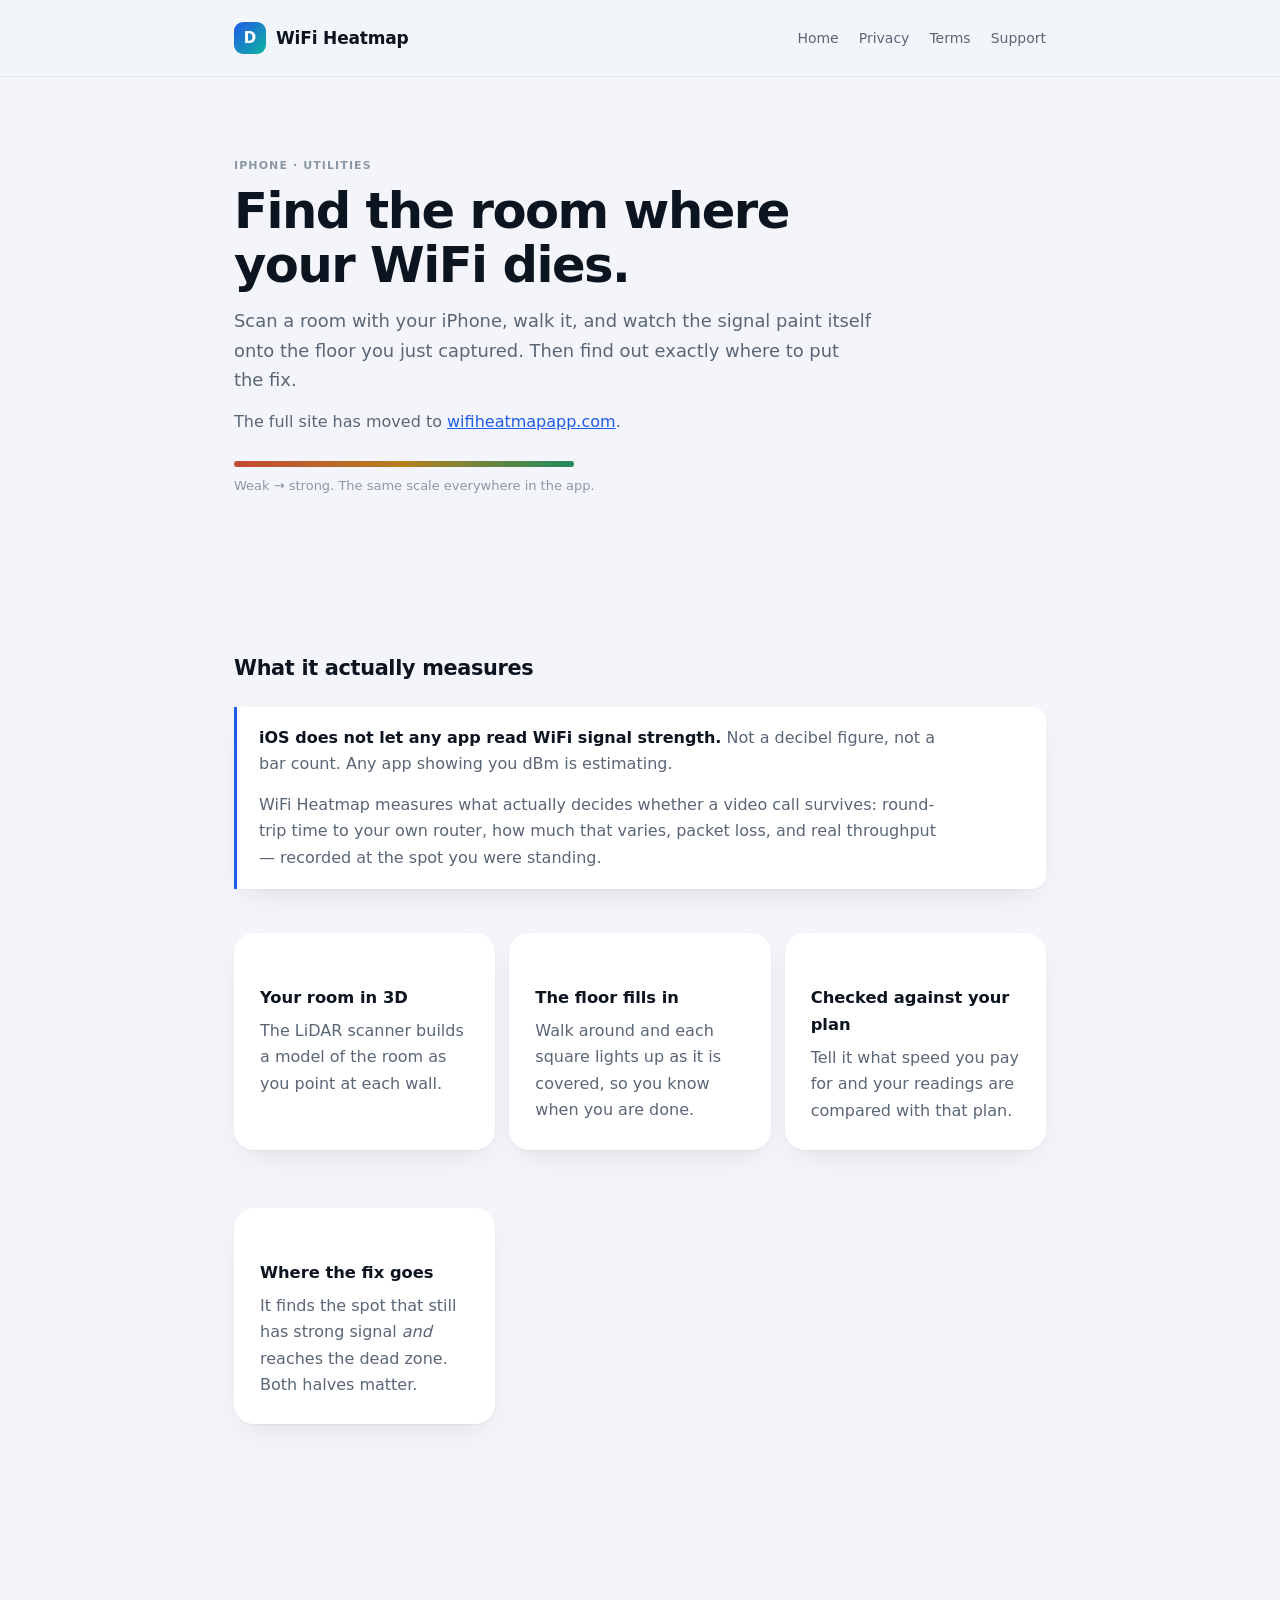
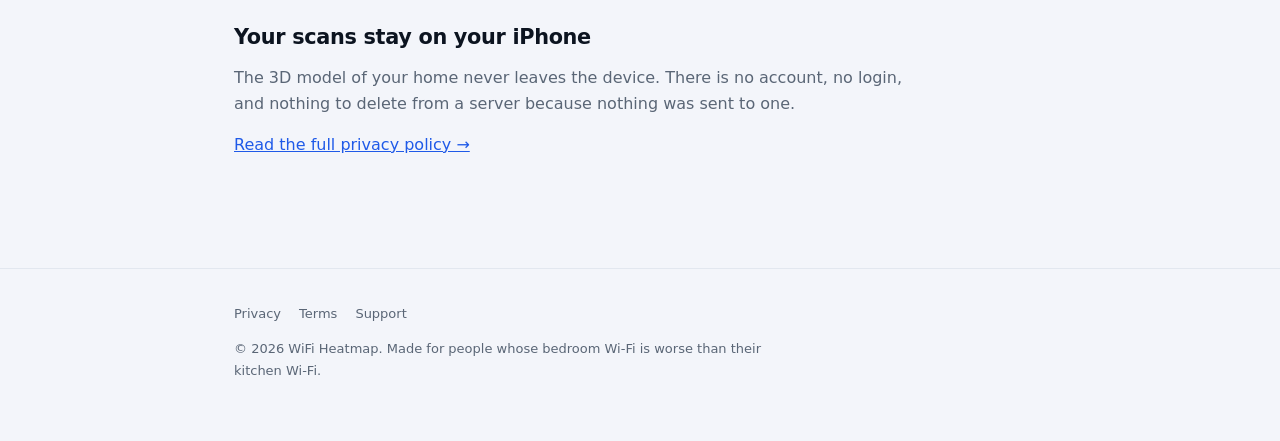
<file: index.html>
<!doctype html><html lang="en"><head><meta charset="utf-8">
<meta name="viewport" content="width=device-width, initial-scale=1">
<link rel="canonical" href="https://wifiheatmapapp.com/">
<link rel="stylesheet" href="style.css"><title>WiFi Heatmap — WiFi Heatmap &amp; Dead Zone Finder</title>
<meta name="description" content="Scan a room in 3D, walk it, and watch your WiFi paint itself onto the floor. Find the dead zone and what to do about it.">
</head><body>
<header class="site"><div class="wrap bar">
  <a class="brand" href="index.html"><span class="mark">D</span><strong>WiFi Heatmap</strong></a>
  <nav class="site"><a href="index.html">Home</a><a href="privacy.html">Privacy</a><a href="terms.html">Terms</a><a href="support.html">Support</a></nav>
</div></header>

<section class="hero"><div class="wrap">
  <p class="eyebrow">iPhone · Utilities</p>
  <h1>Find the room where your WiFi dies.</h1>
  <p class="lede">Scan a room with your iPhone, walk it, and watch the signal paint itself onto the floor you just captured. Then find out exactly where to put the fix.</p>
  <p style="margin-top:14px">The full site has moved to <a href="https://wifiheatmapapp.com/">wifiheatmapapp.com</a>.</p>
  <div class="ramp" style="max-width:340px;margin-top:26px"></div>
  <p style="font-size:13px;color:var(--ink-3);margin-top:8px">Weak → strong. The same scale everywhere in the app.</p>
</div></section>

<section><div class="wrap">
  <h2>What it actually measures</h2>
  <div class="callout">
    <p><strong>iOS does not let any app read WiFi signal strength.</strong> Not a decibel figure, not a bar count. Any app showing you dBm is estimating.</p>
    <p>WiFi Heatmap measures what actually decides whether a video call survives: round-trip time to your own router, how much that varies, packet loss, and real throughput — recorded at the spot you were standing.</p>
  </div>

  <div class="grid">
    <div class="card">
      <h3>Your room in 3D</h3>
      <p>The LiDAR scanner builds a model of the room as you point at each wall.</p>
    </div>
    <div class="card">
      <h3>The floor fills in</h3>
      <p>Walk around and each square lights up as it is covered, so you know when you are done.</p>
    </div>
    <div class="card">
      <h3>Checked against your plan</h3>
      <p>Tell it what speed you pay for and your readings are compared with that plan.</p>
    </div>
    <div class="card">
      <h3>Where the fix goes</h3>
      <p>It finds the spot that still has strong signal <em>and</em> reaches the dead zone. Both halves matter.</p>
    </div>
  </div>
</div></section>

<section><div class="wrap">
  <h2>Your scans stay on your iPhone</h2>
  <p>The 3D model of your home never leaves the device. There is no account, no login, and nothing to delete from a server because nothing was sent to one.</p>
  <p><a href="privacy.html">Read the full privacy policy →</a></p>
</div></section>

<footer class="site"><div class="wrap">
  <p style="margin-bottom:14px"><a href="privacy.html">Privacy</a><a href="terms.html">Terms</a><a href="support.html">Support</a></p>
  <p style="margin:0">© 2026 WiFi Heatmap. Made for people whose bedroom Wi-Fi is worse than their kitchen Wi-Fi.</p>
</div></footer>
</body></html>
</file>
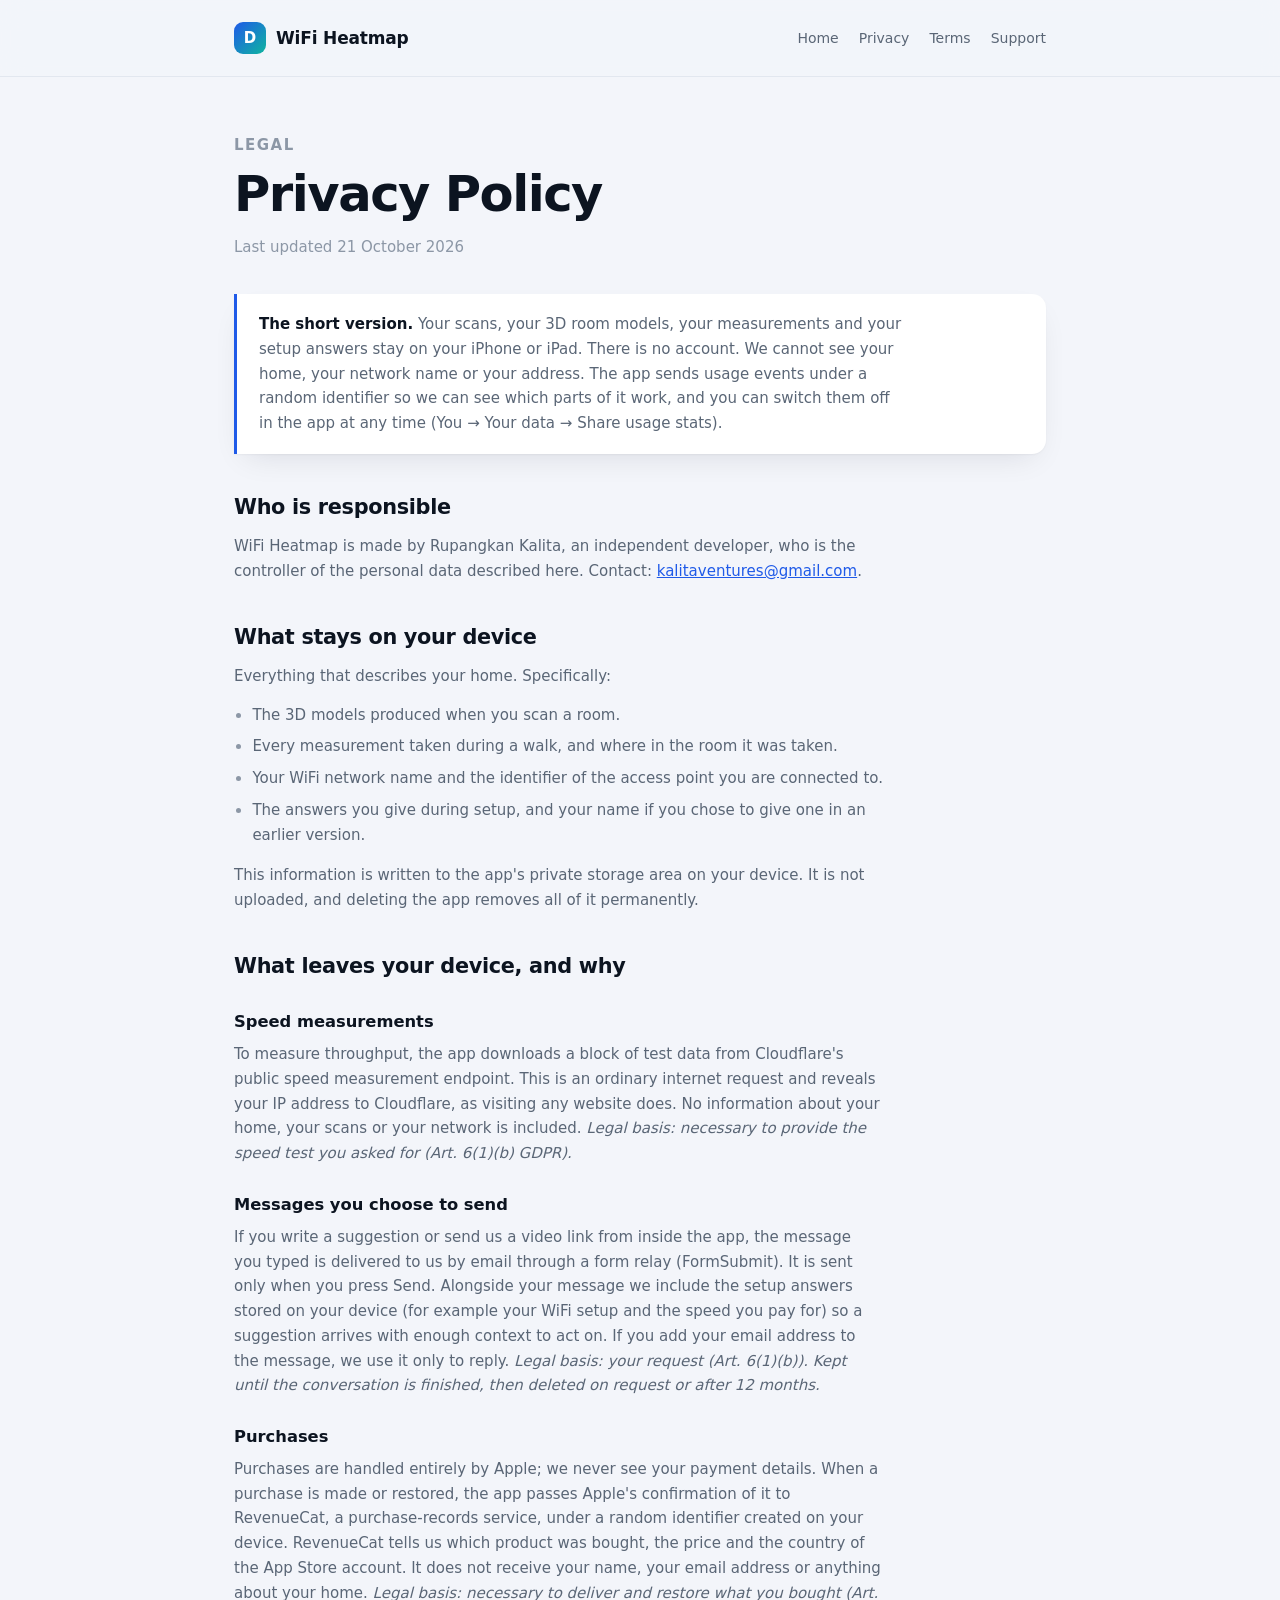
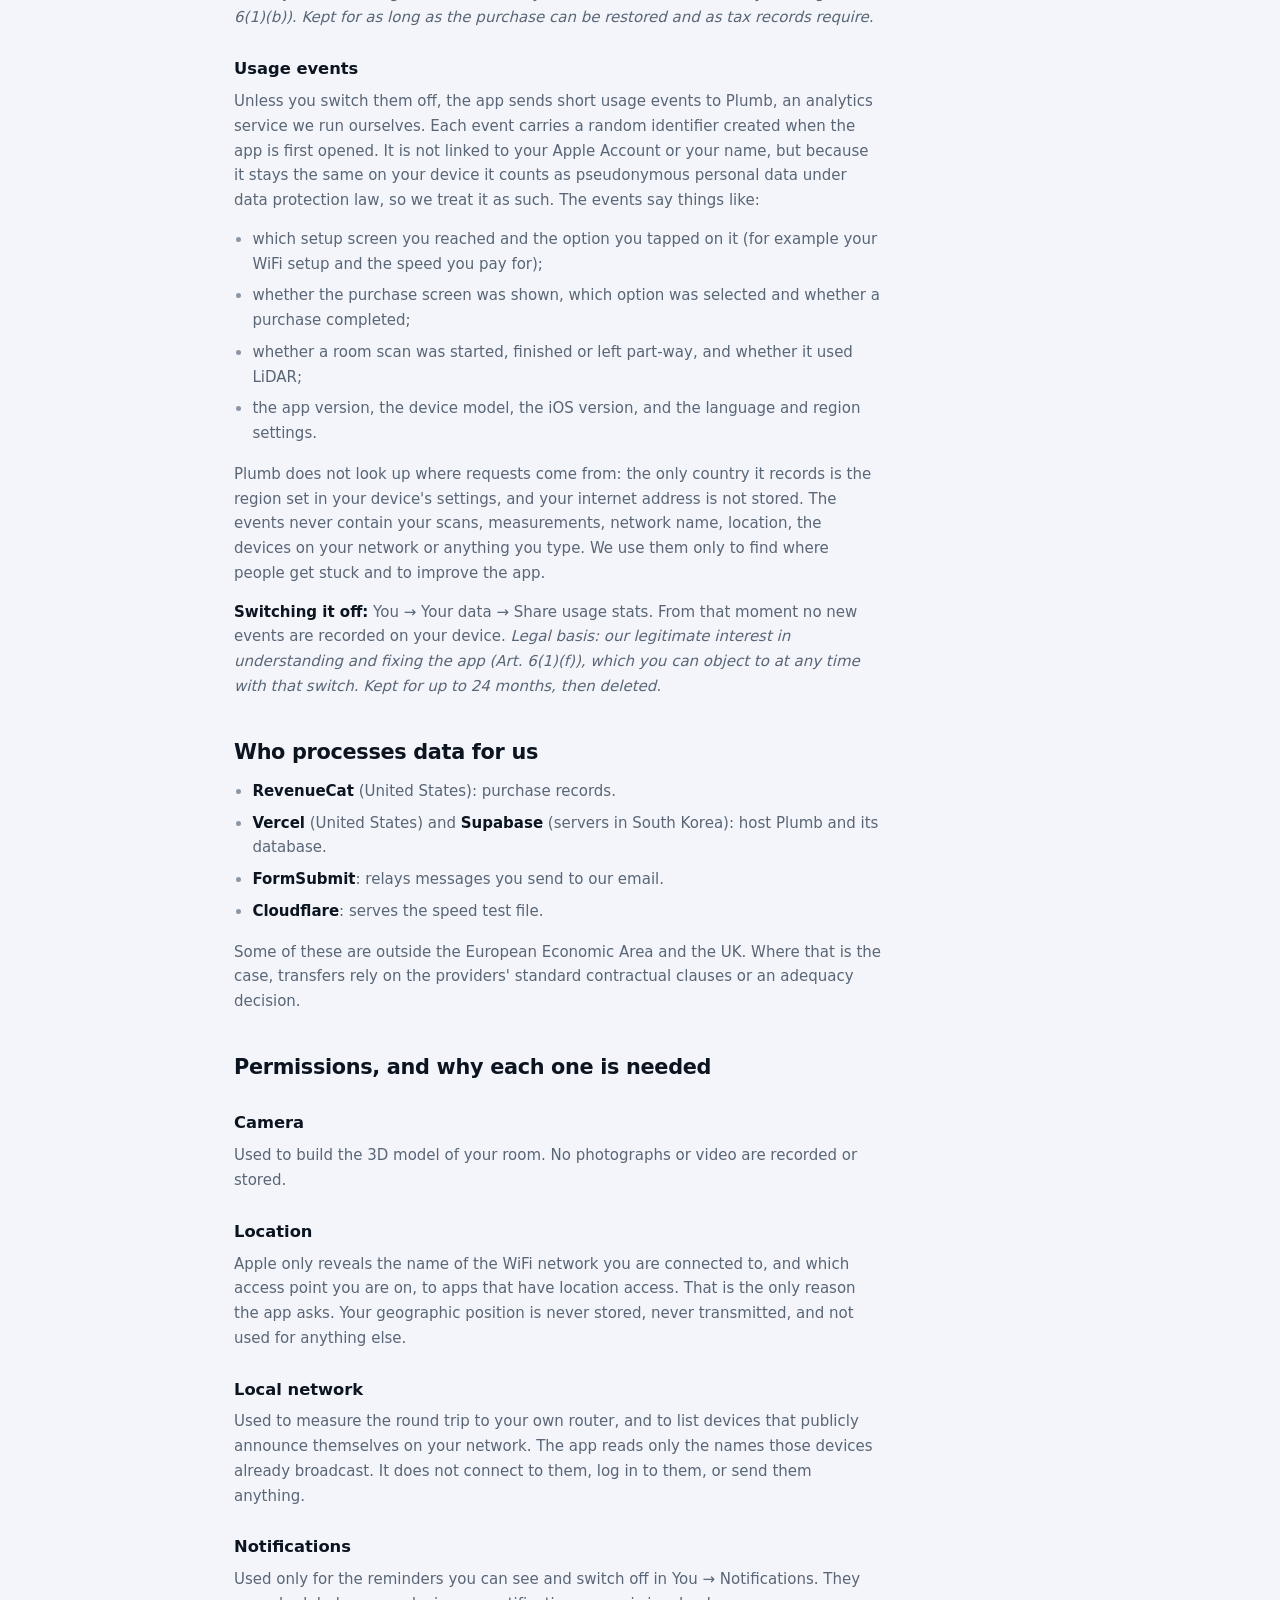
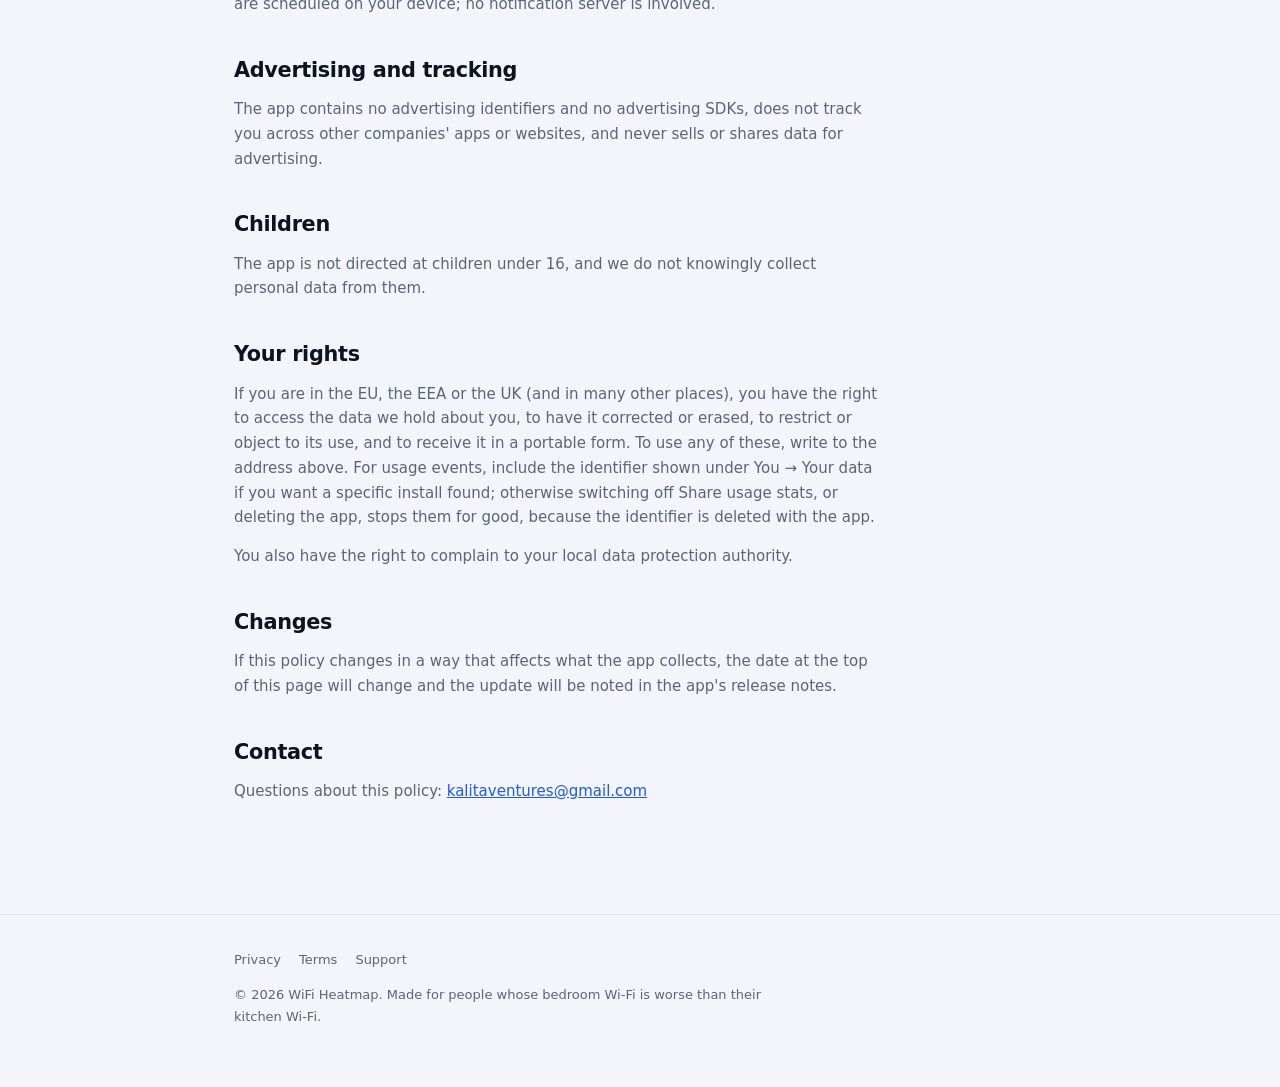
<file: privacy.html>
<!doctype html><html lang="en"><head><meta charset="utf-8">
<meta name="viewport" content="width=device-width, initial-scale=1">
<link rel="stylesheet" href="style.css"><title>Privacy Policy — WiFi Heatmap</title>
<meta name="description" content="How WiFi Heatmap handles your data. Short version: your scans never leave your iPhone; the app sends usage events you can switch off.">
</head><body>
<header class="site"><div class="wrap bar">
  <a class="brand" href="index.html"><span class="mark">D</span><strong>WiFi Heatmap</strong></a>
  <nav class="site"><a href="index.html">Home</a><a href="privacy.html">Privacy</a><a href="terms.html">Terms</a><a href="support.html">Support</a></nav>
</div></header>

<section class="policy"><div class="wrap">
  <p class="eyebrow">Legal</p>
  <h1>Privacy Policy</h1>
  <p class="updated">Last updated 21 October 2026</p>

  <div class="callout">
    <p><strong>The short version.</strong> Your scans, your 3D room models, your measurements and your setup answers stay on your iPhone or iPad. There is no account. We cannot see your home, your network name or your address. The app sends usage events under a random identifier so we can see which parts of it work, and you can switch them off in the app at any time (You &rarr; Your data &rarr; Share usage stats).</p>
  </div>

  <h2>Who is responsible</h2>
  <p>WiFi Heatmap is made by Rupangkan Kalita, an independent developer, who is the controller of the personal data described here. Contact: <a href="mailto:kalitaventures@gmail.com">kalitaventures@gmail.com</a>.</p>

  <h2>What stays on your device</h2>
  <p>Everything that describes your home. Specifically:</p>
  <ul>
    <li>The 3D models produced when you scan a room.</li>
    <li>Every measurement taken during a walk, and where in the room it was taken.</li>
    <li>Your WiFi network name and the identifier of the access point you are connected to.</li>
    <li>The answers you give during setup, and your name if you chose to give one in an earlier version.</li>
  </ul>
  <p>This information is written to the app's private storage area on your device. It is not uploaded, and deleting the app removes all of it permanently.</p>

  <h2>What leaves your device, and why</h2>

  <h3>Speed measurements</h3>
  <p>To measure throughput, the app downloads a block of test data from Cloudflare's public speed measurement endpoint. This is an ordinary internet request and reveals your IP address to Cloudflare, as visiting any website does. No information about your home, your scans or your network is included. <em>Legal basis: necessary to provide the speed test you asked for (Art. 6(1)(b) GDPR).</em></p>

  <h3>Messages you choose to send</h3>
  <p>If you write a suggestion or send us a video link from inside the app, the message you typed is delivered to us by email through a form relay (FormSubmit). It is sent only when you press Send. Alongside your message we include the setup answers stored on your device (for example your WiFi setup and the speed you pay for) so a suggestion arrives with enough context to act on. If you add your email address to the message, we use it only to reply. <em>Legal basis: your request (Art. 6(1)(b)). Kept until the conversation is finished, then deleted on request or after 12 months.</em></p>

  <h3>Purchases</h3>
  <p>Purchases are handled entirely by Apple; we never see your payment details. When a purchase is made or restored, the app passes Apple's confirmation of it to RevenueCat, a purchase-records service, under a random identifier created on your device. RevenueCat tells us which product was bought, the price and the country of the App Store account. It does not receive your name, your email address or anything about your home. <em>Legal basis: necessary to deliver and restore what you bought (Art. 6(1)(b)). Kept for as long as the purchase can be restored and as tax records require.</em></p>

  <h3>Usage events</h3>
  <p>Unless you switch them off, the app sends short usage events to Plumb, an analytics service we run ourselves. Each event carries a random identifier created when the app is first opened. It is not linked to your Apple Account or your name, but because it stays the same on your device it counts as pseudonymous personal data under data protection law, so we treat it as such. The events say things like:</p>
  <ul>
    <li>which setup screen you reached and the option you tapped on it (for example your WiFi setup and the speed you pay for);</li>
    <li>whether the purchase screen was shown, which option was selected and whether a purchase completed;</li>
    <li>whether a room scan was started, finished or left part-way, and whether it used LiDAR;</li>
    <li>the app version, the device model, the iOS version, and the language and region settings.</li>
  </ul>
  <p>Plumb does not look up where requests come from: the only country it records is the region set in your device's settings, and your internet address is not stored. The events never contain your scans, measurements, network name, location, the devices on your network or anything you type. We use them only to find where people get stuck and to improve the app.</p>
  <p><strong>Switching it off:</strong> You &rarr; Your data &rarr; Share usage stats. From that moment no new events are recorded on your device. <em>Legal basis: our legitimate interest in understanding and fixing the app (Art. 6(1)(f)), which you can object to at any time with that switch. Kept for up to 24 months, then deleted.</em></p>

  <h2>Who processes data for us</h2>
  <ul>
    <li><strong>RevenueCat</strong> (United States): purchase records.</li>
    <li><strong>Vercel</strong> (United States) and <strong>Supabase</strong> (servers in South Korea): host Plumb and its database.</li>
    <li><strong>FormSubmit</strong>: relays messages you send to our email.</li>
    <li><strong>Cloudflare</strong>: serves the speed test file.</li>
  </ul>
  <p>Some of these are outside the European Economic Area and the UK. Where that is the case, transfers rely on the providers' standard contractual clauses or an adequacy decision.</p>

  <h2>Permissions, and why each one is needed</h2>
  <h3>Camera</h3>
  <p>Used to build the 3D model of your room. No photographs or video are recorded or stored.</p>
  <h3>Location</h3>
  <p>Apple only reveals the name of the WiFi network you are connected to, and which access point you are on, to apps that have location access. That is the only reason the app asks. Your geographic position is never stored, never transmitted, and not used for anything else.</p>
  <h3>Local network</h3>
  <p>Used to measure the round trip to your own router, and to list devices that publicly announce themselves on your network. The app reads only the names those devices already broadcast. It does not connect to them, log in to them, or send them anything.</p>
  <h3>Notifications</h3>
  <p>Used only for the reminders you can see and switch off in You &rarr; Notifications. They are scheduled on your device; no notification server is involved.</p>

  <h2>Advertising and tracking</h2>
  <p>The app contains no advertising identifiers and no advertising SDKs, does not track you across other companies' apps or websites, and never sells or shares data for advertising.</p>

  <h2>Children</h2>
  <p>The app is not directed at children under 16, and we do not knowingly collect personal data from them.</p>

  <h2>Your rights</h2>
  <p>If you are in the EU, the EEA or the UK (and in many other places), you have the right to access the data we hold about you, to have it corrected or erased, to restrict or object to its use, and to receive it in a portable form. To use any of these, write to the address above. For usage events, include the identifier shown under You &rarr; Your data if you want a specific install found; otherwise switching off Share usage stats, or deleting the app, stops them for good, because the identifier is deleted with the app.</p>
  <p>You also have the right to complain to your local data protection authority.</p>

  <h2>Changes</h2>
  <p>If this policy changes in a way that affects what the app collects, the date at the top of this page will change and the update will be noted in the app's release notes.</p>

  <h2>Contact</h2>
  <p>Questions about this policy: <a href="mailto:kalitaventures@gmail.com">kalitaventures@gmail.com</a></p>
</div></section>

<footer class="site"><div class="wrap">
  <p style="margin-bottom:14px"><a href="privacy.html">Privacy</a><a href="terms.html">Terms</a><a href="support.html">Support</a></p>
  <p style="margin:0">© 2026 WiFi Heatmap. Made for people whose bedroom Wi-Fi is worse than their kitchen Wi-Fi.</p>
</div></footer>
</body></html>
</file>
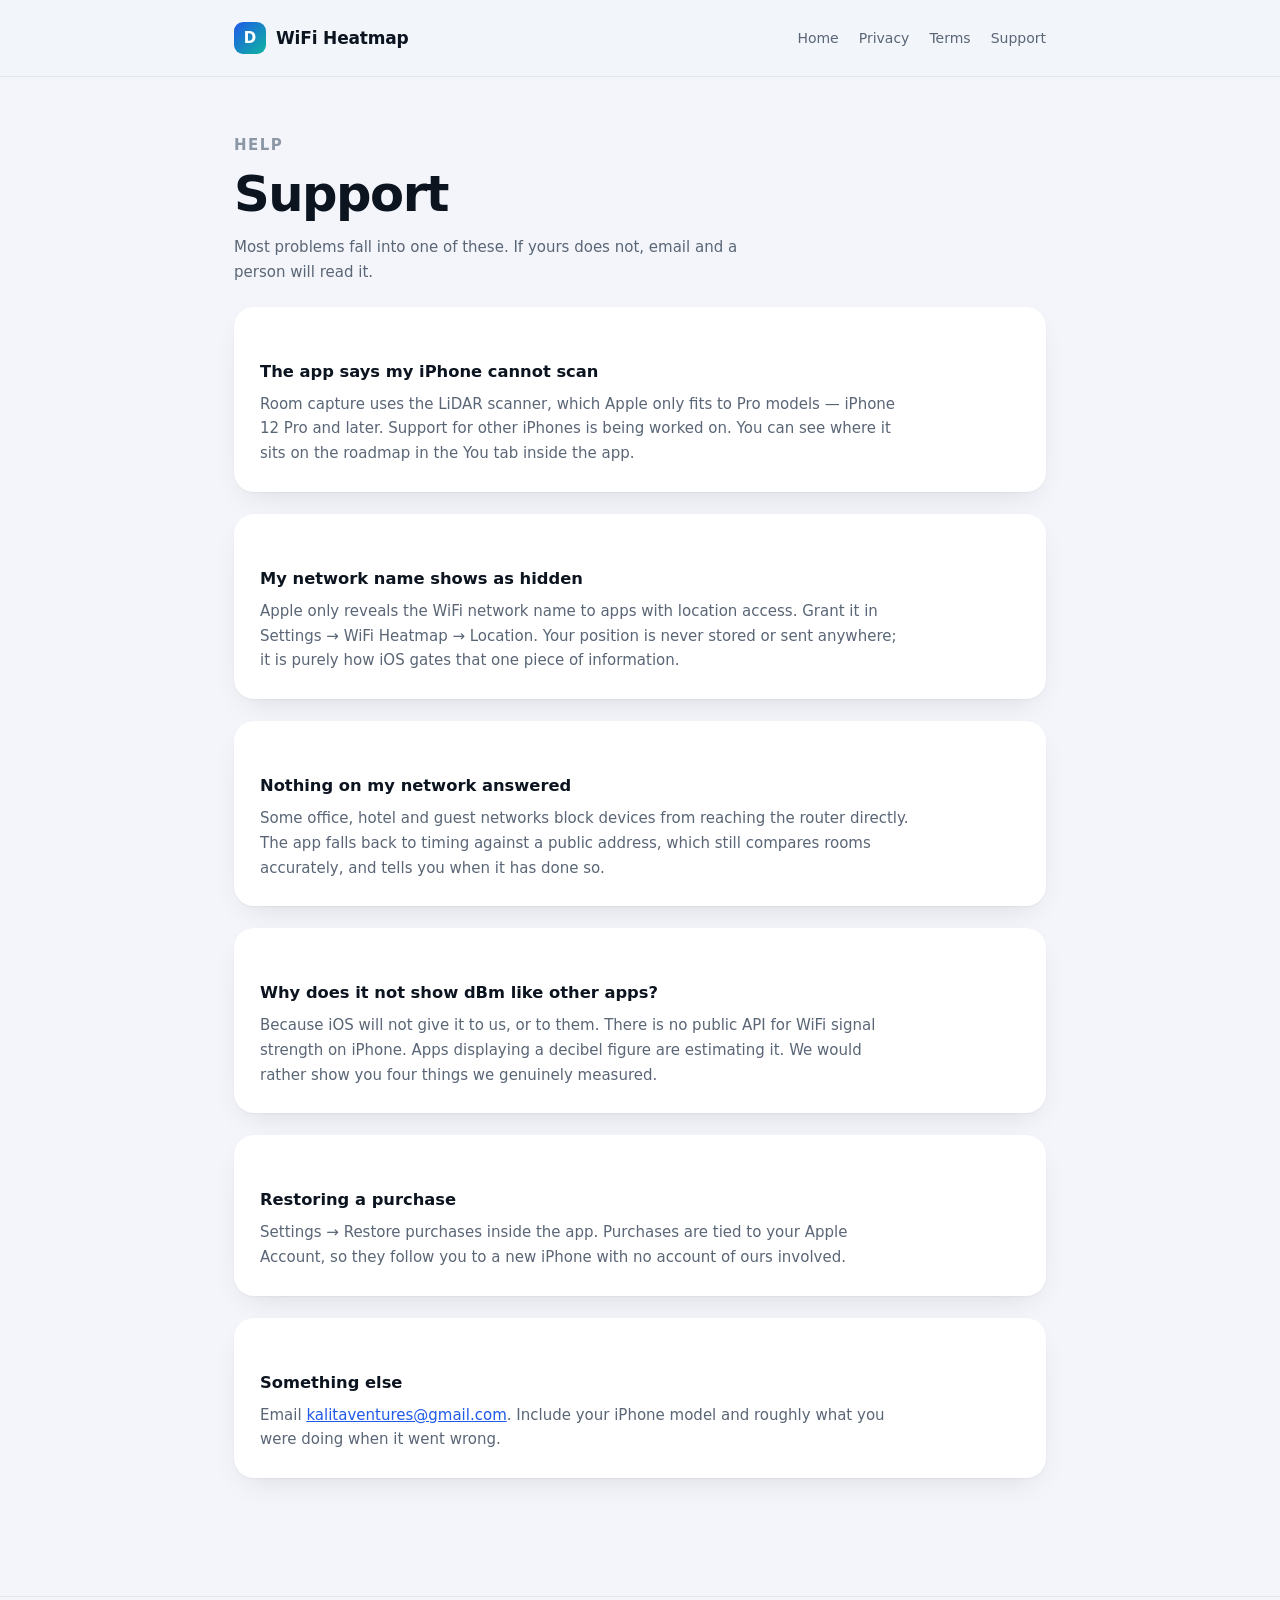
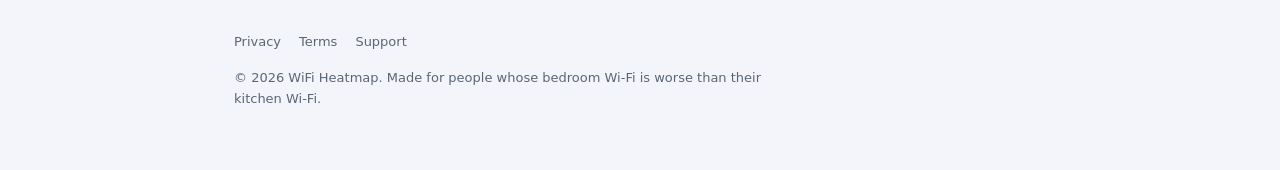
<file: support.html>
<!doctype html><html lang="en"><head><meta charset="utf-8">
<meta name="viewport" content="width=device-width, initial-scale=1">
<link rel="stylesheet" href="style.css"><title>Support — WiFi Heatmap</title>
<meta name="description" content="Help with WiFi Heatmap — scanning, permissions, measurements and purchases.">
</head><body>
<header class="site"><div class="wrap bar">
  <a class="brand" href="index.html"><span class="mark">D</span><strong>WiFi Heatmap</strong></a>
  <nav class="site"><a href="index.html">Home</a><a href="privacy.html">Privacy</a><a href="terms.html">Terms</a><a href="support.html">Support</a></nav>
</div></header>

<section class="policy"><div class="wrap">
  <p class="eyebrow">Help</p>
  <h1>Support</h1>
  <p class="lede">Most problems fall into one of these. If yours does not, email and a person will read it.</p>

  <div class="card">
    <h3>The app says my iPhone cannot scan</h3>
    <p>Room capture uses the LiDAR scanner, which Apple only fits to Pro models — iPhone 12 Pro and later. Support for other iPhones is being worked on. You can see where it sits on the roadmap in the You tab inside the app.</p>
  </div>

  <div class="card">
    <h3>My network name shows as hidden</h3>
    <p>Apple only reveals the WiFi network name to apps with location access. Grant it in Settings → WiFi Heatmap → Location. Your position is never stored or sent anywhere; it is purely how iOS gates that one piece of information.</p>
  </div>

  <div class="card">
    <h3>Nothing on my network answered</h3>
    <p>Some office, hotel and guest networks block devices from reaching the router directly. The app falls back to timing against a public address, which still compares rooms accurately, and tells you when it has done so.</p>
  </div>

  <div class="card">
    <h3>Why does it not show dBm like other apps?</h3>
    <p>Because iOS will not give it to us, or to them. There is no public API for WiFi signal strength on iPhone. Apps displaying a decibel figure are estimating it. We would rather show you four things we genuinely measured.</p>
  </div>

  <div class="card">
    <h3>Restoring a purchase</h3>
    <p>Settings → Restore purchases inside the app. Purchases are tied to your Apple Account, so they follow you to a new iPhone with no account of ours involved.</p>
  </div>

  <div class="card">
    <h3>Something else</h3>
    <p>Email <a href="mailto:kalitaventures@gmail.com">kalitaventures@gmail.com</a>. Include your iPhone model and roughly what you were doing when it went wrong.</p>
  </div>
</div></section>

<footer class="site"><div class="wrap">
  <p style="margin-bottom:14px"><a href="privacy.html">Privacy</a><a href="terms.html">Terms</a><a href="support.html">Support</a></p>
  <p style="margin:0">© 2026 WiFi Heatmap. Made for people whose bedroom Wi-Fi is worse than their kitchen Wi-Fi.</p>
</div></footer>
</body></html>
</file>
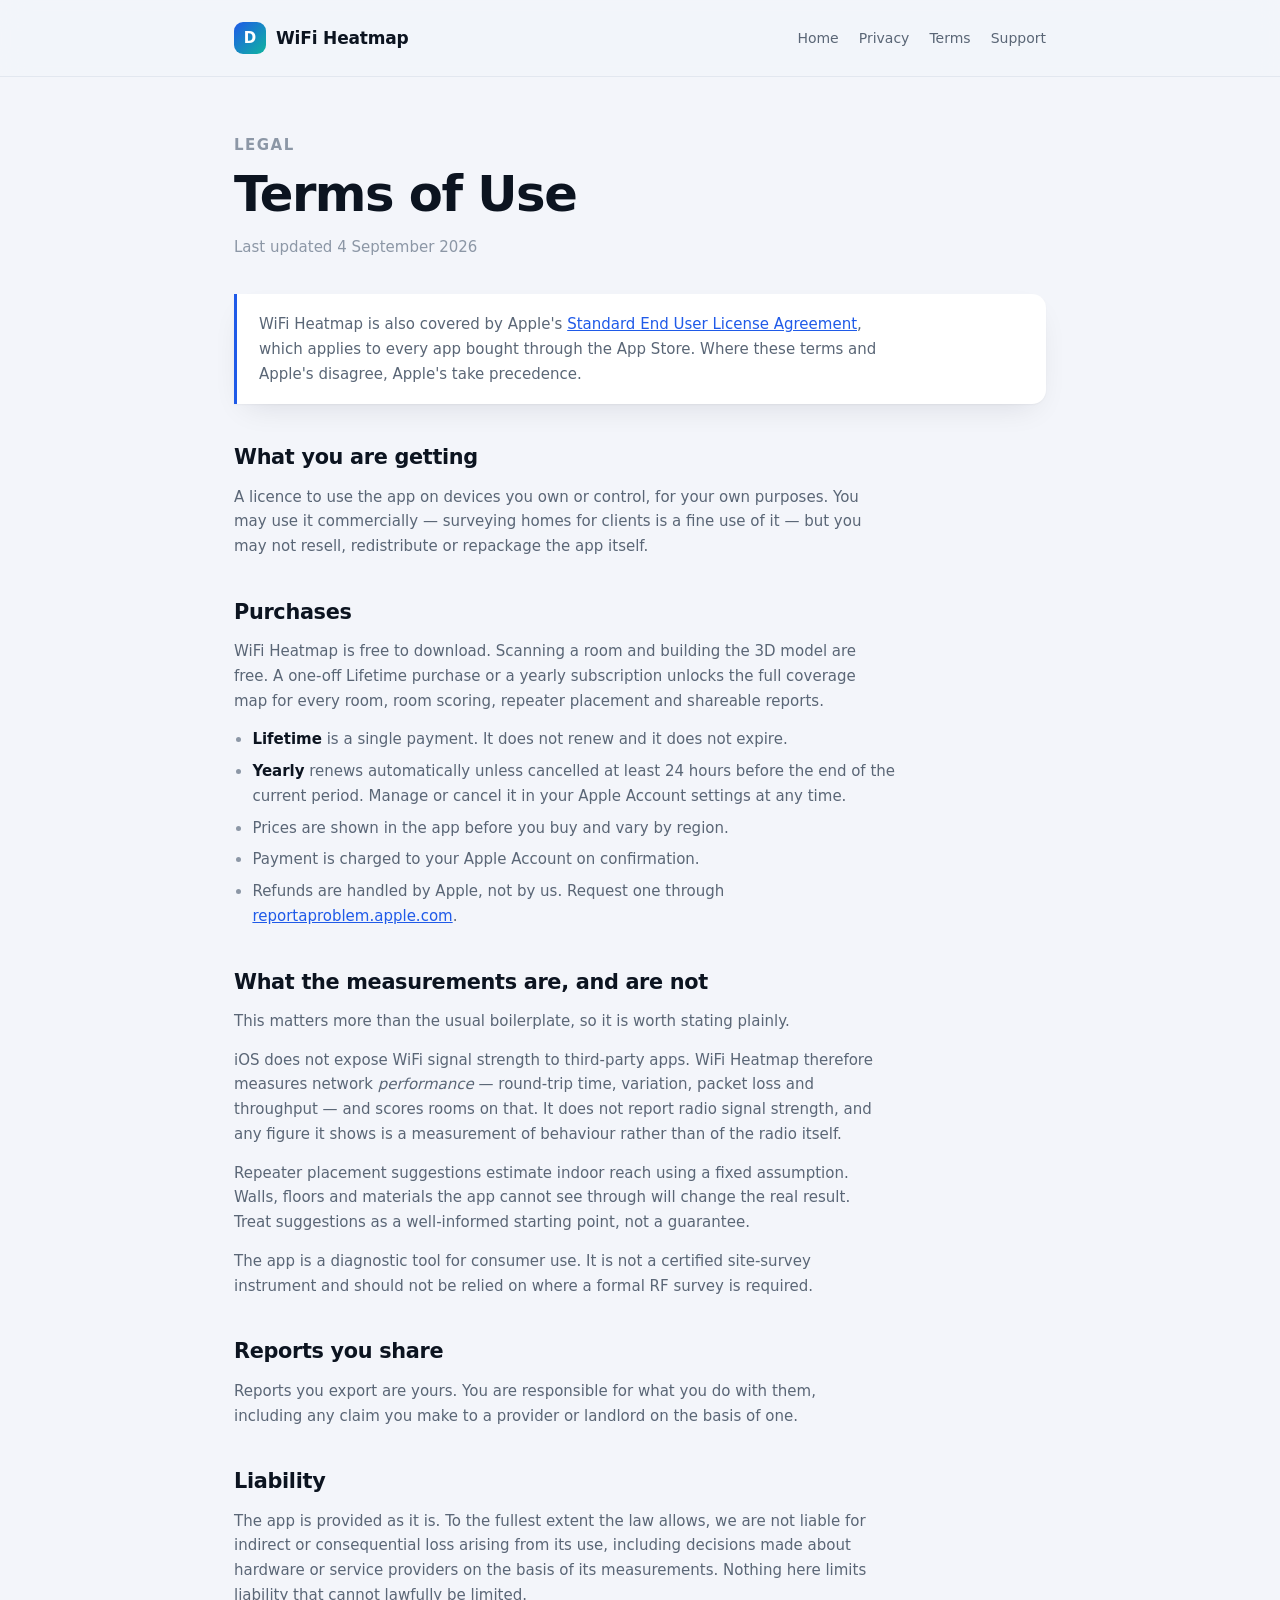
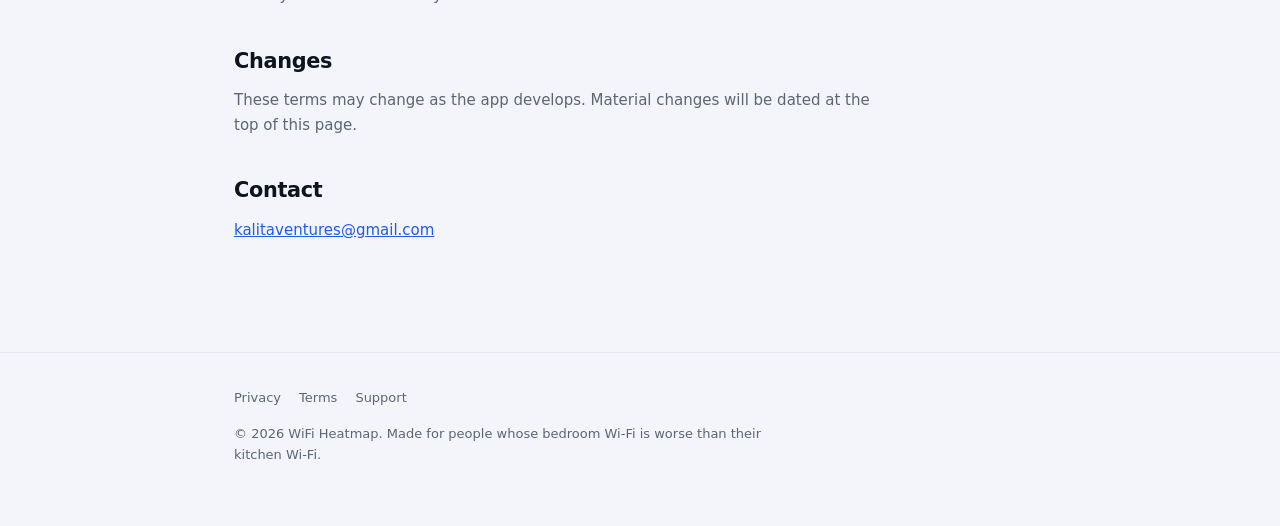
<file: terms.html>
<!doctype html><html lang="en"><head><meta charset="utf-8">
<meta name="viewport" content="width=device-width, initial-scale=1">
<link rel="stylesheet" href="style.css"><title>Terms of Use — WiFi Heatmap</title>
<meta name="description" content="Terms of use for the WiFi Heatmap iPhone app.">
</head><body>
<header class="site"><div class="wrap bar">
  <a class="brand" href="index.html"><span class="mark">D</span><strong>WiFi Heatmap</strong></a>
  <nav class="site"><a href="index.html">Home</a><a href="privacy.html">Privacy</a><a href="terms.html">Terms</a><a href="support.html">Support</a></nav>
</div></header>

<section class="policy"><div class="wrap">
  <p class="eyebrow">Legal</p>
  <h1>Terms of Use</h1>
  <p class="updated">Last updated 4 September 2026</p>

  <div class="callout">
    <p>WiFi Heatmap is also covered by Apple's <a href="https://www.apple.com/legal/internet-services/itunes/dev/stdeula/">Standard End User License Agreement</a>, which applies to every app bought through the App Store. Where these terms and Apple's disagree, Apple's take precedence.</p>
  </div>

  <h2>What you are getting</h2>
  <p>A licence to use the app on devices you own or control, for your own purposes. You may use it commercially — surveying homes for clients is a fine use of it — but you may not resell, redistribute or repackage the app itself.</p>

  <h2>Purchases</h2>
  <p>WiFi Heatmap is free to download. Scanning a room and building the 3D model are free. A one-off Lifetime purchase or a yearly subscription unlocks the full coverage map for every room, room scoring, repeater placement and shareable reports.</p>
  <ul>
    <li><strong>Lifetime</strong> is a single payment. It does not renew and it does not expire.</li>
    <li><strong>Yearly</strong> renews automatically unless cancelled at least 24 hours before the end of the current period. Manage or cancel it in your Apple Account settings at any time.</li>
    <li>Prices are shown in the app before you buy and vary by region.</li>
    <li>Payment is charged to your Apple Account on confirmation.</li>
    <li>Refunds are handled by Apple, not by us. Request one through <a href="https://reportaproblem.apple.com">reportaproblem.apple.com</a>.</li>
  </ul>

  <h2>What the measurements are, and are not</h2>
  <p>This matters more than the usual boilerplate, so it is worth stating plainly.</p>
  <p>iOS does not expose WiFi signal strength to third-party apps. WiFi Heatmap therefore measures network <em>performance</em> — round-trip time, variation, packet loss and throughput — and scores rooms on that. It does not report radio signal strength, and any figure it shows is a measurement of behaviour rather than of the radio itself.</p>
  <p>Repeater placement suggestions estimate indoor reach using a fixed assumption. Walls, floors and materials the app cannot see through will change the real result. Treat suggestions as a well-informed starting point, not a guarantee.</p>
  <p>The app is a diagnostic tool for consumer use. It is not a certified site-survey instrument and should not be relied on where a formal RF survey is required.</p>

  <h2>Reports you share</h2>
  <p>Reports you export are yours. You are responsible for what you do with them, including any claim you make to a provider or landlord on the basis of one.</p>

  <h2>Liability</h2>
  <p>The app is provided as it is. To the fullest extent the law allows, we are not liable for indirect or consequential loss arising from its use, including decisions made about hardware or service providers on the basis of its measurements. Nothing here limits liability that cannot lawfully be limited.</p>

  <h2>Changes</h2>
  <p>These terms may change as the app develops. Material changes will be dated at the top of this page.</p>

  <h2>Contact</h2>
  <p><a href="mailto:kalitaventures@gmail.com">kalitaventures@gmail.com</a></p>
</div></section>

<footer class="site"><div class="wrap">
  <p style="margin-bottom:14px"><a href="privacy.html">Privacy</a><a href="terms.html">Terms</a><a href="support.html">Support</a></p>
  <p style="margin:0">© 2026 WiFi Heatmap. Made for people whose bedroom Wi-Fi is worse than their kitchen Wi-Fi.</p>
</div></footer>
</body></html>
</file>
<file: style.css>
/* Deadzone — shared styles.
   Tokens mirror App/Design/Theme.swift so the site and the app read as one
   product: blue-leaning-cyan accent, cool near-white ground, and the
   red/amber/green ramp reserved for signal data rather than decoration. */

:root {
  --accent: #1F5AE8;
  --accent-soft: rgba(31, 90, 232, 0.10);
  --cyan: #0FB5A0;
  --canvas: #F3F5FA;
  --surface: #FFFFFF;
  --sunken: #F0F3F8;
  --ink: #0C1420;
  --ink-2: #5A6676;
  --ink-3: #8C97A6;
  --hairline: #E2E7EF;
  --weak: #C24A34;
  --fair: #B4801F;
  --strong: #1E8A5E;
  --radius: 20px;
  --radius-sm: 14px;
  --shadow: 0 1px 2px rgba(12, 20, 32, .04), 0 12px 32px -12px rgba(12, 20, 32, .12);
  --measure: 68ch;
}

* { box-sizing: border-box; }

html { -webkit-text-size-adjust: 100%; }

body {
  margin: 0;
  background: var(--canvas);
  color: var(--ink);
  font: 16px/1.65 -apple-system, BlinkMacSystemFont, "Segoe UI", Inter, system-ui, sans-serif;
  -webkit-font-smoothing: antialiased;
}

.wrap { max-width: 860px; margin: 0 auto; padding: 0 24px; }

/* ---------- header ---------- */

header.site {
  padding: 22px 0;
  border-bottom: 1px solid var(--hairline);
  background: rgba(243, 245, 250, .86);
  backdrop-filter: saturate(180%) blur(14px);
  position: sticky; top: 0; z-index: 10;
}
.bar { display: flex; align-items: center; justify-content: space-between; gap: 20px; }
.brand { display: flex; align-items: center; gap: 10px; text-decoration: none; color: var(--ink); }
.brand .mark {
  width: 32px; height: 32px; border-radius: 9px;
  background: linear-gradient(135deg, var(--accent), var(--cyan));
  display: grid; place-items: center; color: #fff; font-size: 15px; font-weight: 700;
}
.brand strong { font-size: 17px; letter-spacing: -.01em; }
nav.site a {
  color: var(--ink-2); text-decoration: none; font-size: 14px; font-weight: 500;
  margin-left: 20px;
}
nav.site a:hover { color: var(--accent); }

/* ---------- type ---------- */

h1 {
  font-size: clamp(2.1rem, 5.5vw, 3.1rem);
  line-height: 1.08; letter-spacing: -.03em; margin: 0 0 14px;
  text-wrap: balance;
}
h2 {
  font-size: 1.3rem; letter-spacing: -.015em; margin: 40px 0 10px;
  text-wrap: balance;
}
h3 { font-size: 1.02rem; margin: 26px 0 6px; }
p, li { color: var(--ink-2); max-width: var(--measure); }
p { margin: 0 0 14px; }
a { color: var(--accent); }
strong { color: var(--ink); font-weight: 600; }
.lede { font-size: 1.12rem; color: var(--ink-2); max-width: 56ch; }
.eyebrow {
  font-size: 11px; font-weight: 700; letter-spacing: .1em; text-transform: uppercase;
  color: var(--ink-3); margin: 0 0 10px;
}
.updated { font-size: 13px; color: var(--ink-3); margin-bottom: 34px; }

/* ---------- blocks ---------- */

.card {
  background: var(--surface);
  border-radius: var(--radius);
  padding: 26px;
  box-shadow: var(--shadow);
  margin: 22px 0;
}
.card p:last-child, .card ul:last-child { margin-bottom: 0; }

.callout {
  border-left: 3px solid var(--accent);
  background: var(--surface);
  border-radius: 0 var(--radius-sm) var(--radius-sm) 0;
  padding: 18px 22px;
  margin: 22px 0;
  box-shadow: var(--shadow);
}
.callout p:last-child { margin-bottom: 0; }

ul { padding-left: 1.15em; margin: 0 0 16px; }
li { margin: 7px 0; }
li::marker { color: var(--ink-3); }

.grid { display: grid; gap: 14px; grid-template-columns: repeat(auto-fit, minmax(230px, 1fr)); margin: 22px 0; }

.pill {
  display: inline-block; font-size: 11px; font-weight: 700; letter-spacing: .06em;
  text-transform: uppercase; padding: 4px 9px; border-radius: 999px;
  background: var(--accent-soft); color: var(--accent);
}

.ramp { height: 6px; border-radius: 3px; background: linear-gradient(90deg, var(--weak), var(--fair), var(--strong)); }

section { padding: 56px 0; }
section.hero { padding: 80px 0 44px; }

/* ---------- footer ---------- */

footer.site {
  border-top: 1px solid var(--hairline);
  padding: 34px 0 60px;
  margin-top: 40px;
  color: var(--ink-3);
  font-size: 13px;
}
footer.site a { color: var(--ink-2); text-decoration: none; margin-right: 18px; }
footer.site a:hover { color: var(--accent); }

/* ---------- policy pages ---------- */

.policy h2 { margin-top: 36px; }
.policy p, .policy li { font-size: 15px; }

@media (max-width: 640px) {
  section { padding: 40px 0; }
  section.hero { padding: 52px 0 32px; }
  nav.site a { margin-left: 14px; font-size: 13px; }
}
</file>
